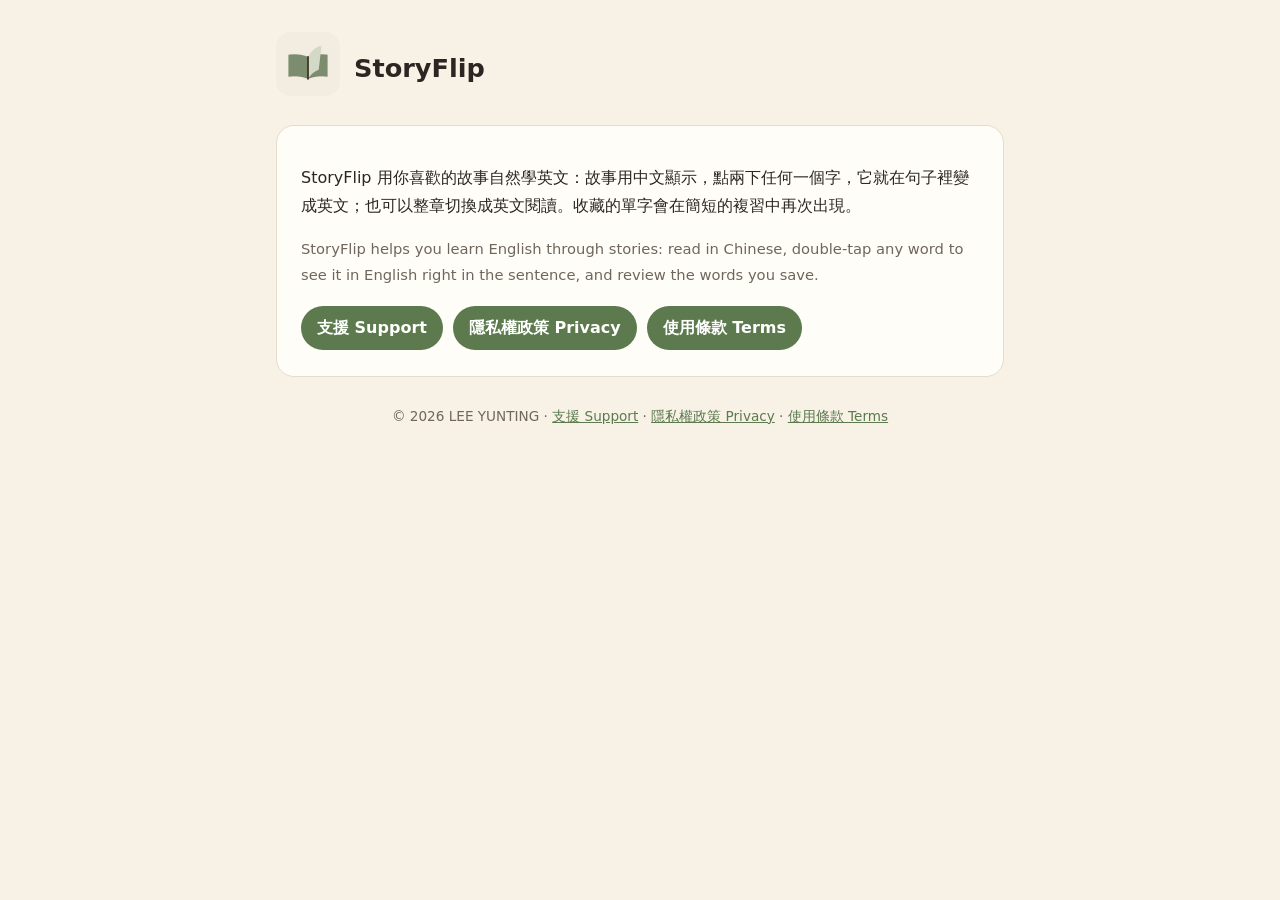
<file: index.html>
<!doctype html>
<html lang="zh-Hant">
<head>
<meta charset="utf-8"><meta name="viewport" content="width=device-width,initial-scale=1">
<title>StoryFlip</title>
<link rel="stylesheet" href="/style.css">
<link rel="icon" href="/icon.png">
</head>
<body><div class="wrap">
<header><a href="/"><img src="/icon.png" alt=""></a><h1>StoryFlip</h1></header>
<div class="card"><p>StoryFlip 用你喜歡的故事自然學英文：故事用中文顯示，點兩下任何一個字，它就在句子裡變成英文；也可以整章切換成英文閱讀。收藏的單字會在簡短的複習中再次出現。</p><p class="muted">StoryFlip helps you learn English through stories: read in Chinese, double-tap any word to see it in English right in the sentence, and review the words you save.</p><nav><a href="/support/">支援 Support</a><a href="/privacy/">隱私權政策 Privacy</a><a href="/terms/">使用條款 Terms</a></nav></div>
<footer>© 2026 LEE YUNTING · <a href="/support/">支援 Support</a> · <a href="/privacy/">隱私權政策 Privacy</a> · <a href="/terms/">使用條款 Terms</a></footer>
</div></body></html>
</file>
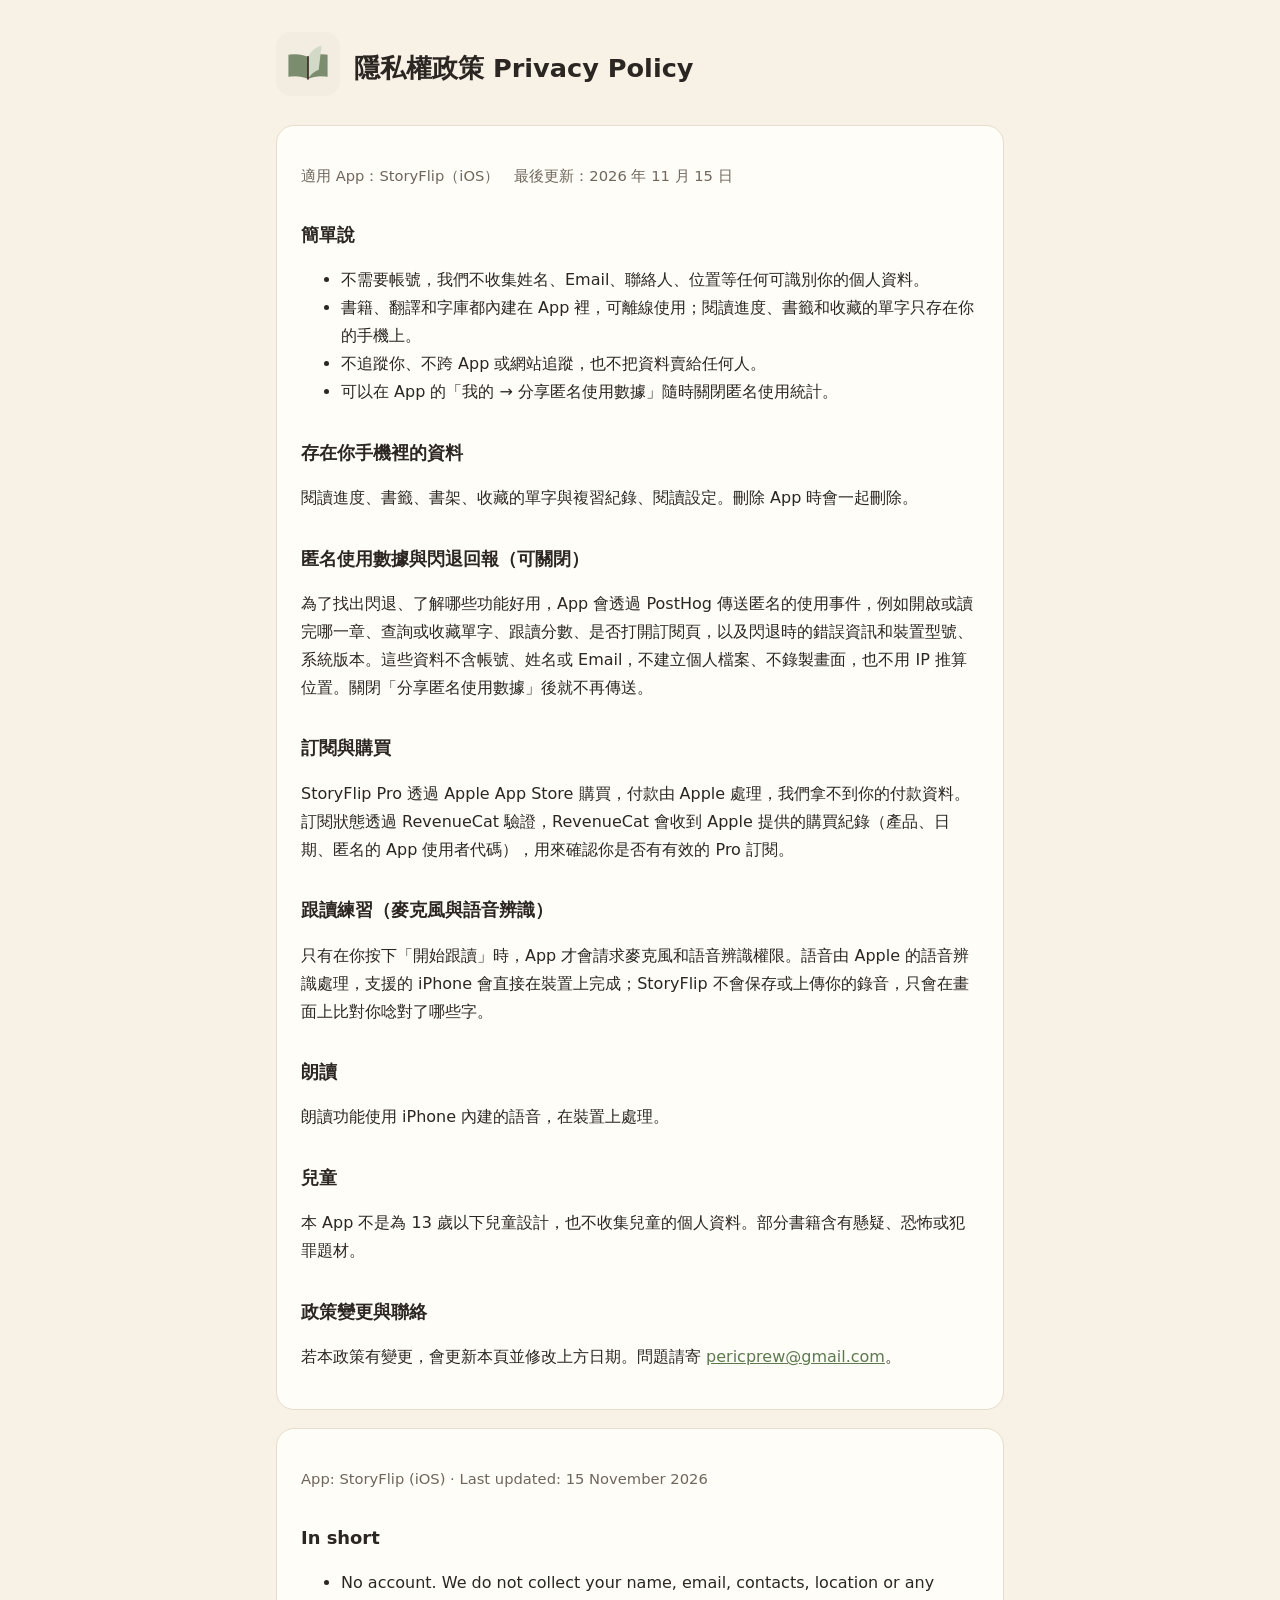
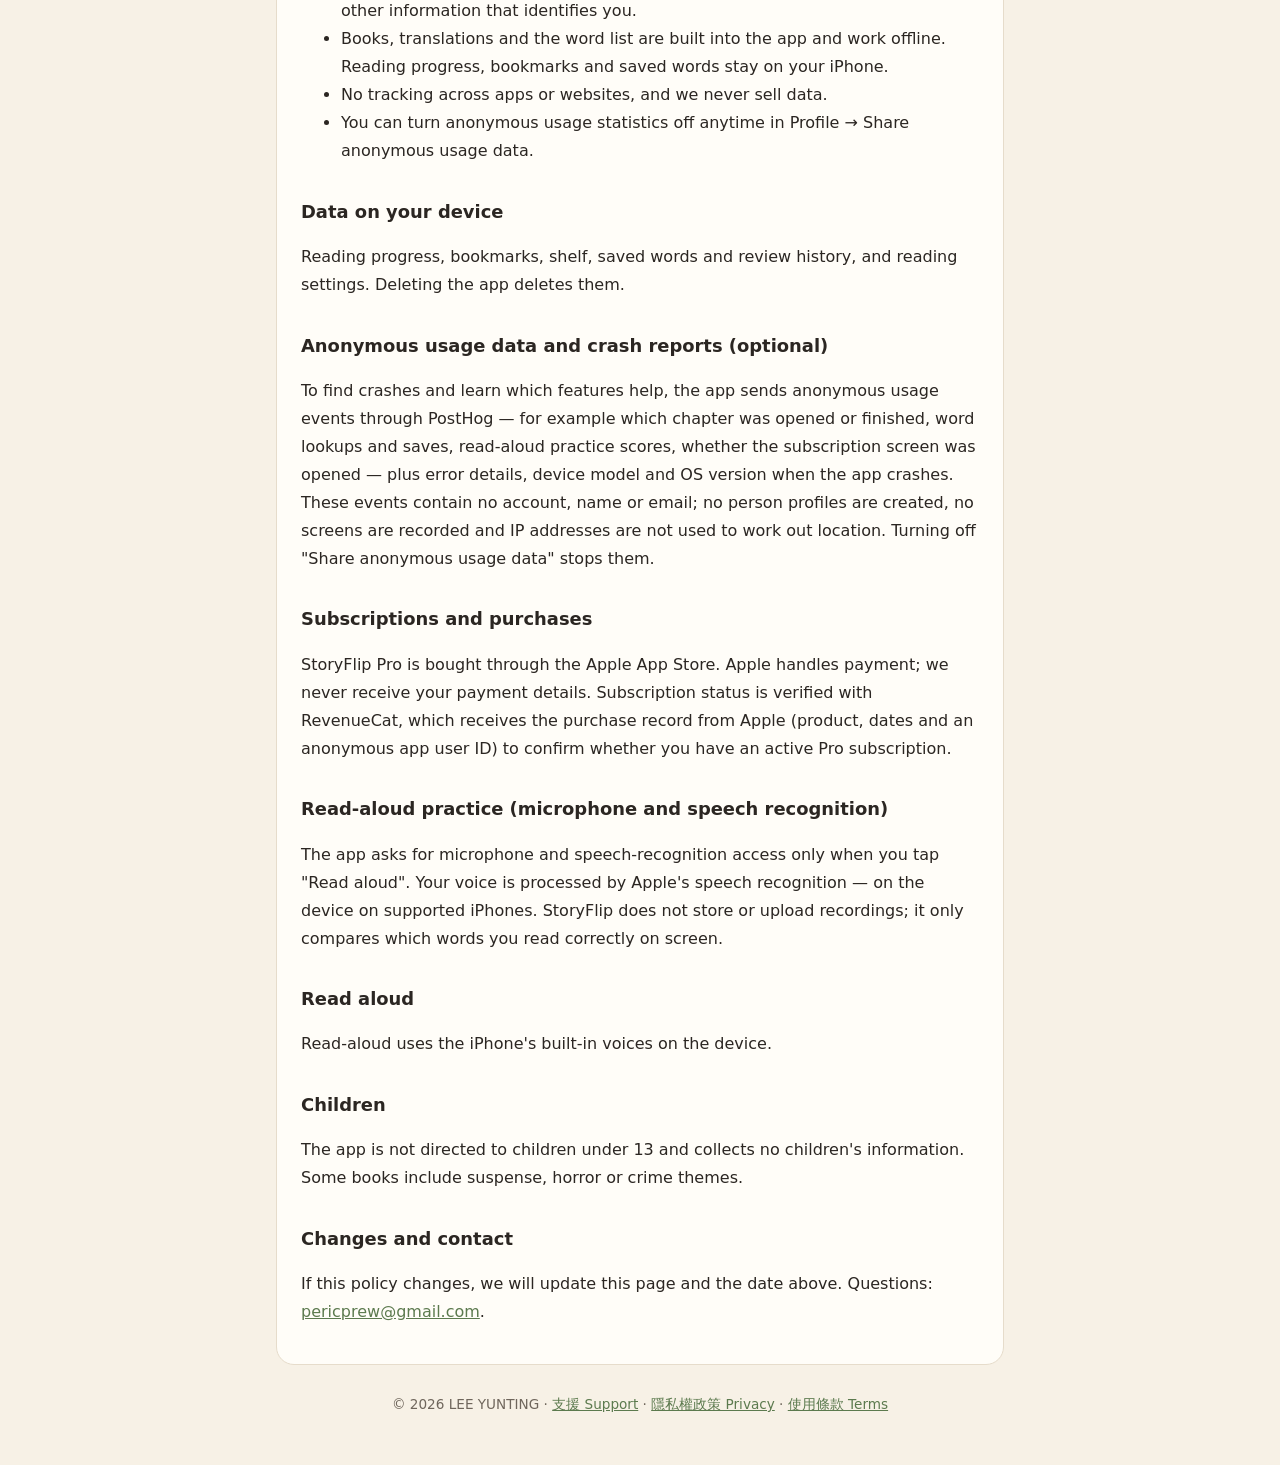
<file: privacy/index.html>
<!doctype html>
<html lang="zh-Hant">
<head>
<meta charset="utf-8"><meta name="viewport" content="width=device-width,initial-scale=1">
<title>隱私權政策 Privacy Policy — StoryFlip</title>
<link rel="stylesheet" href="/style.css">
<link rel="icon" href="/icon.png">
</head>
<body><div class="wrap">
<header><a href="/"><img src="/icon.png" alt=""></a><h1>隱私權政策 Privacy Policy</h1></header>
<div class="card" lang="zh-Hant"><p class="muted">適用 App：StoryFlip（iOS）　最後更新：2026 年 11 月 15 日</p>
<h2>簡單說</h2>
<ul><li>不需要帳號，我們不收集姓名、Email、聯絡人、位置等任何可識別你的個人資料。</li>
<li>書籍、翻譯和字庫都內建在 App 裡，可離線使用；閱讀進度、書籤和收藏的單字只存在你的手機上。</li>
<li>不追蹤你、不跨 App 或網站追蹤，也不把資料賣給任何人。</li>
<li>可以在 App 的「我的 → 分享匿名使用數據」隨時關閉匿名使用統計。</li></ul>
<h2>存在你手機裡的資料</h2><p>閱讀進度、書籤、書架、收藏的單字與複習紀錄、閱讀設定。刪除 App 時會一起刪除。</p>
<h2>匿名使用數據與閃退回報（可關閉）</h2><p>為了找出閃退、了解哪些功能好用，App 會透過 PostHog 傳送匿名的使用事件，例如開啟或讀完哪一章、查詢或收藏單字、跟讀分數、是否打開訂閱頁，以及閃退時的錯誤資訊和裝置型號、系統版本。這些資料不含帳號、姓名或 Email，不建立個人檔案、不錄製畫面，也不用 IP 推算位置。關閉「分享匿名使用數據」後就不再傳送。</p>
<h2>訂閱與購買</h2><p>StoryFlip Pro 透過 Apple App Store 購買，付款由 Apple 處理，我們拿不到你的付款資料。訂閱狀態透過 RevenueCat 驗證，RevenueCat 會收到 Apple 提供的購買紀錄（產品、日期、匿名的 App 使用者代碼），用來確認你是否有有效的 Pro 訂閱。</p>
<h2>跟讀練習（麥克風與語音辨識）</h2><p>只有在你按下「開始跟讀」時，App 才會請求麥克風和語音辨識權限。語音由 Apple 的語音辨識處理，支援的 iPhone 會直接在裝置上完成；StoryFlip 不會保存或上傳你的錄音，只會在畫面上比對你唸對了哪些字。</p>
<h2>朗讀</h2><p>朗讀功能使用 iPhone 內建的語音，在裝置上處理。</p>
<h2>兒童</h2><p>本 App 不是為 13 歲以下兒童設計，也不收集兒童的個人資料。部分書籍含有懸疑、恐怖或犯罪題材。</p>
<h2>政策變更與聯絡</h2><p>若本政策有變更，會更新本頁並修改上方日期。問題請寄 <a href="mailto:pericprew@gmail.com">pericprew@gmail.com</a>。</p></div><div class="card" lang="en"><p class="muted">App: StoryFlip (iOS) · Last updated: 15 November 2026</p>
<h2>In short</h2>
<ul><li>No account. We do not collect your name, email, contacts, location or any other information that identifies you.</li>
<li>Books, translations and the word list are built into the app and work offline. Reading progress, bookmarks and saved words stay on your iPhone.</li>
<li>No tracking across apps or websites, and we never sell data.</li>
<li>You can turn anonymous usage statistics off anytime in Profile → Share anonymous usage data.</li></ul>
<h2>Data on your device</h2><p>Reading progress, bookmarks, shelf, saved words and review history, and reading settings. Deleting the app deletes them.</p>
<h2>Anonymous usage data and crash reports (optional)</h2><p>To find crashes and learn which features help, the app sends anonymous usage events through PostHog — for example which chapter was opened or finished, word lookups and saves, read-aloud practice scores, whether the subscription screen was opened — plus error details, device model and OS version when the app crashes. These events contain no account, name or email; no person profiles are created, no screens are recorded and IP addresses are not used to work out location. Turning off "Share anonymous usage data" stops them.</p>
<h2>Subscriptions and purchases</h2><p>StoryFlip Pro is bought through the Apple App Store. Apple handles payment; we never receive your payment details. Subscription status is verified with RevenueCat, which receives the purchase record from Apple (product, dates and an anonymous app user ID) to confirm whether you have an active Pro subscription.</p>
<h2>Read-aloud practice (microphone and speech recognition)</h2><p>The app asks for microphone and speech-recognition access only when you tap "Read aloud". Your voice is processed by Apple's speech recognition — on the device on supported iPhones. StoryFlip does not store or upload recordings; it only compares which words you read correctly on screen.</p>
<h2>Read aloud</h2><p>Read-aloud uses the iPhone's built-in voices on the device.</p>
<h2>Children</h2><p>The app is not directed to children under 13 and collects no children's information. Some books include suspense, horror or crime themes.</p>
<h2>Changes and contact</h2><p>If this policy changes, we will update this page and the date above. Questions: <a href="mailto:pericprew@gmail.com">pericprew@gmail.com</a>.</p></div>
<footer>© 2026 LEE YUNTING · <a href="/support/">支援 Support</a> · <a href="/privacy/">隱私權政策 Privacy</a> · <a href="/terms/">使用條款 Terms</a></footer>
</div></body></html>
</file>
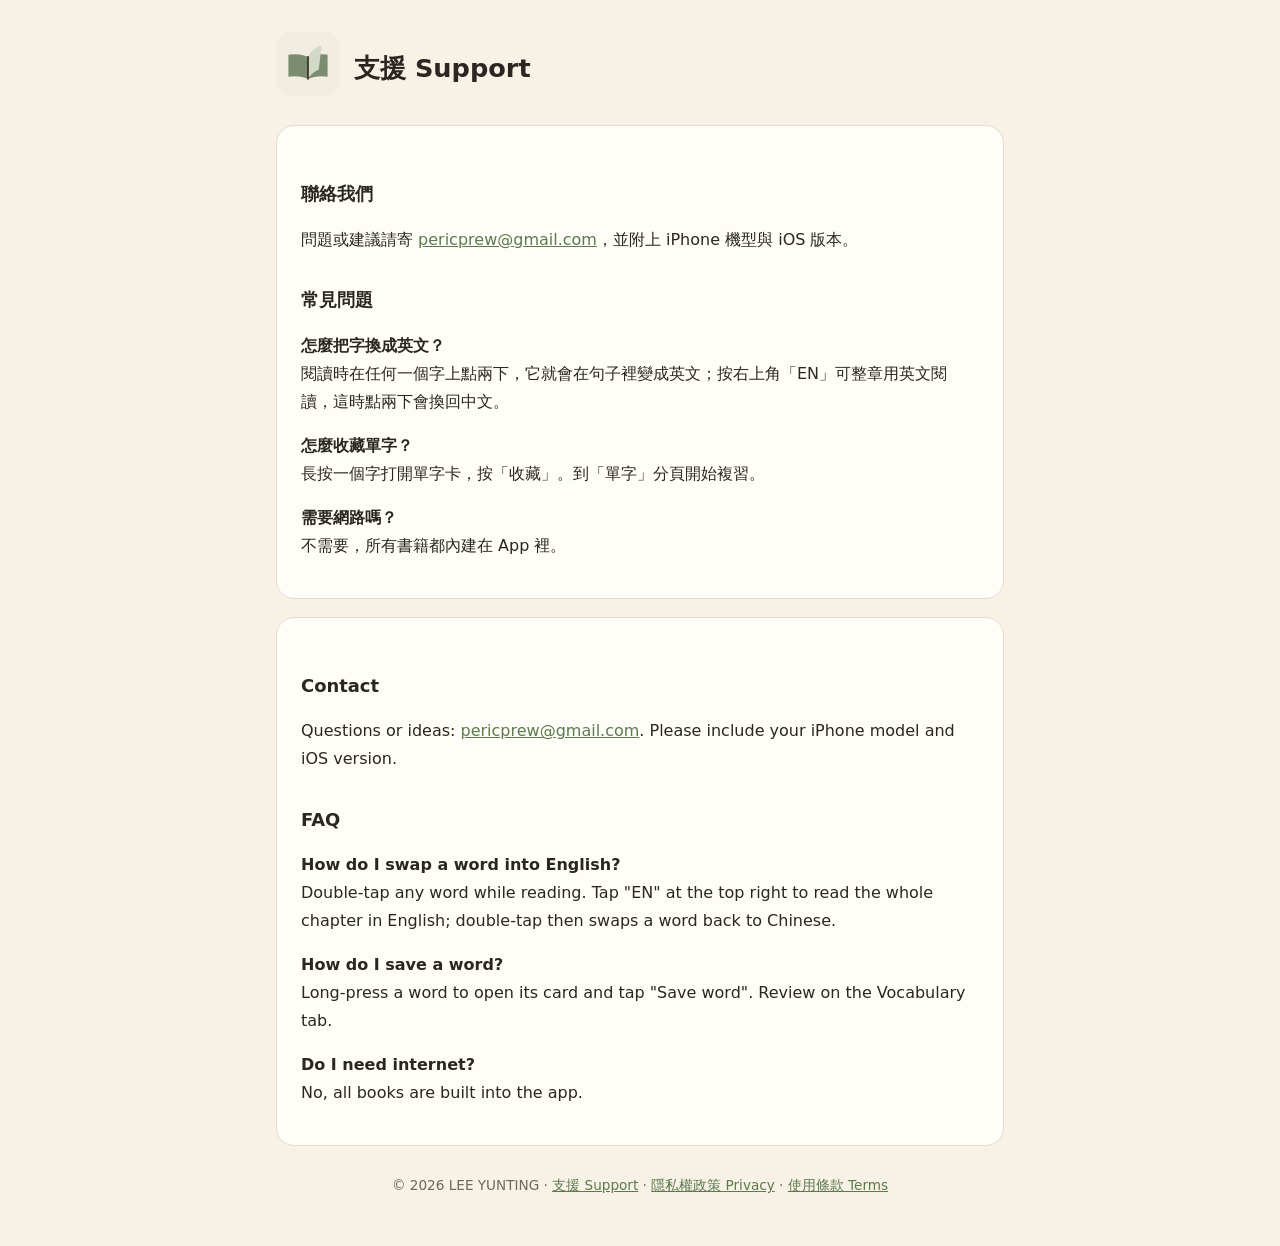
<file: support/index.html>
<!doctype html>
<html lang="zh-Hant">
<head>
<meta charset="utf-8"><meta name="viewport" content="width=device-width,initial-scale=1">
<title>支援 Support — StoryFlip</title>
<link rel="stylesheet" href="/style.css">
<link rel="icon" href="/icon.png">
</head>
<body><div class="wrap">
<header><a href="/"><img src="/icon.png" alt=""></a><h1>支援 Support</h1></header>
<div class="card" lang="zh-Hant"><h2>聯絡我們</h2><p>問題或建議請寄 <a href="mailto:pericprew@gmail.com">pericprew@gmail.com</a>，並附上 iPhone 機型與 iOS 版本。</p>
<h2>常見問題</h2>
<p><strong>怎麼把字換成英文？</strong><br>閱讀時在任何一個字上點兩下，它就會在句子裡變成英文；按右上角「EN」可整章用英文閱讀，這時點兩下會換回中文。</p>
<p><strong>怎麼收藏單字？</strong><br>長按一個字打開單字卡，按「收藏」。到「單字」分頁開始複習。</p>
<p><strong>需要網路嗎？</strong><br>不需要，所有書籍都內建在 App 裡。</p></div><div class="card" lang="en"><h2>Contact</h2><p>Questions or ideas: <a href="mailto:pericprew@gmail.com">pericprew@gmail.com</a>. Please include your iPhone model and iOS version.</p>
<h2>FAQ</h2>
<p><strong>How do I swap a word into English?</strong><br>Double-tap any word while reading. Tap "EN" at the top right to read the whole chapter in English; double-tap then swaps a word back to Chinese.</p>
<p><strong>How do I save a word?</strong><br>Long-press a word to open its card and tap "Save word". Review on the Vocabulary tab.</p>
<p><strong>Do I need internet?</strong><br>No, all books are built into the app.</p></div>
<footer>© 2026 LEE YUNTING · <a href="/support/">支援 Support</a> · <a href="/privacy/">隱私權政策 Privacy</a> · <a href="/terms/">使用條款 Terms</a></footer>
</div></body></html>
</file>
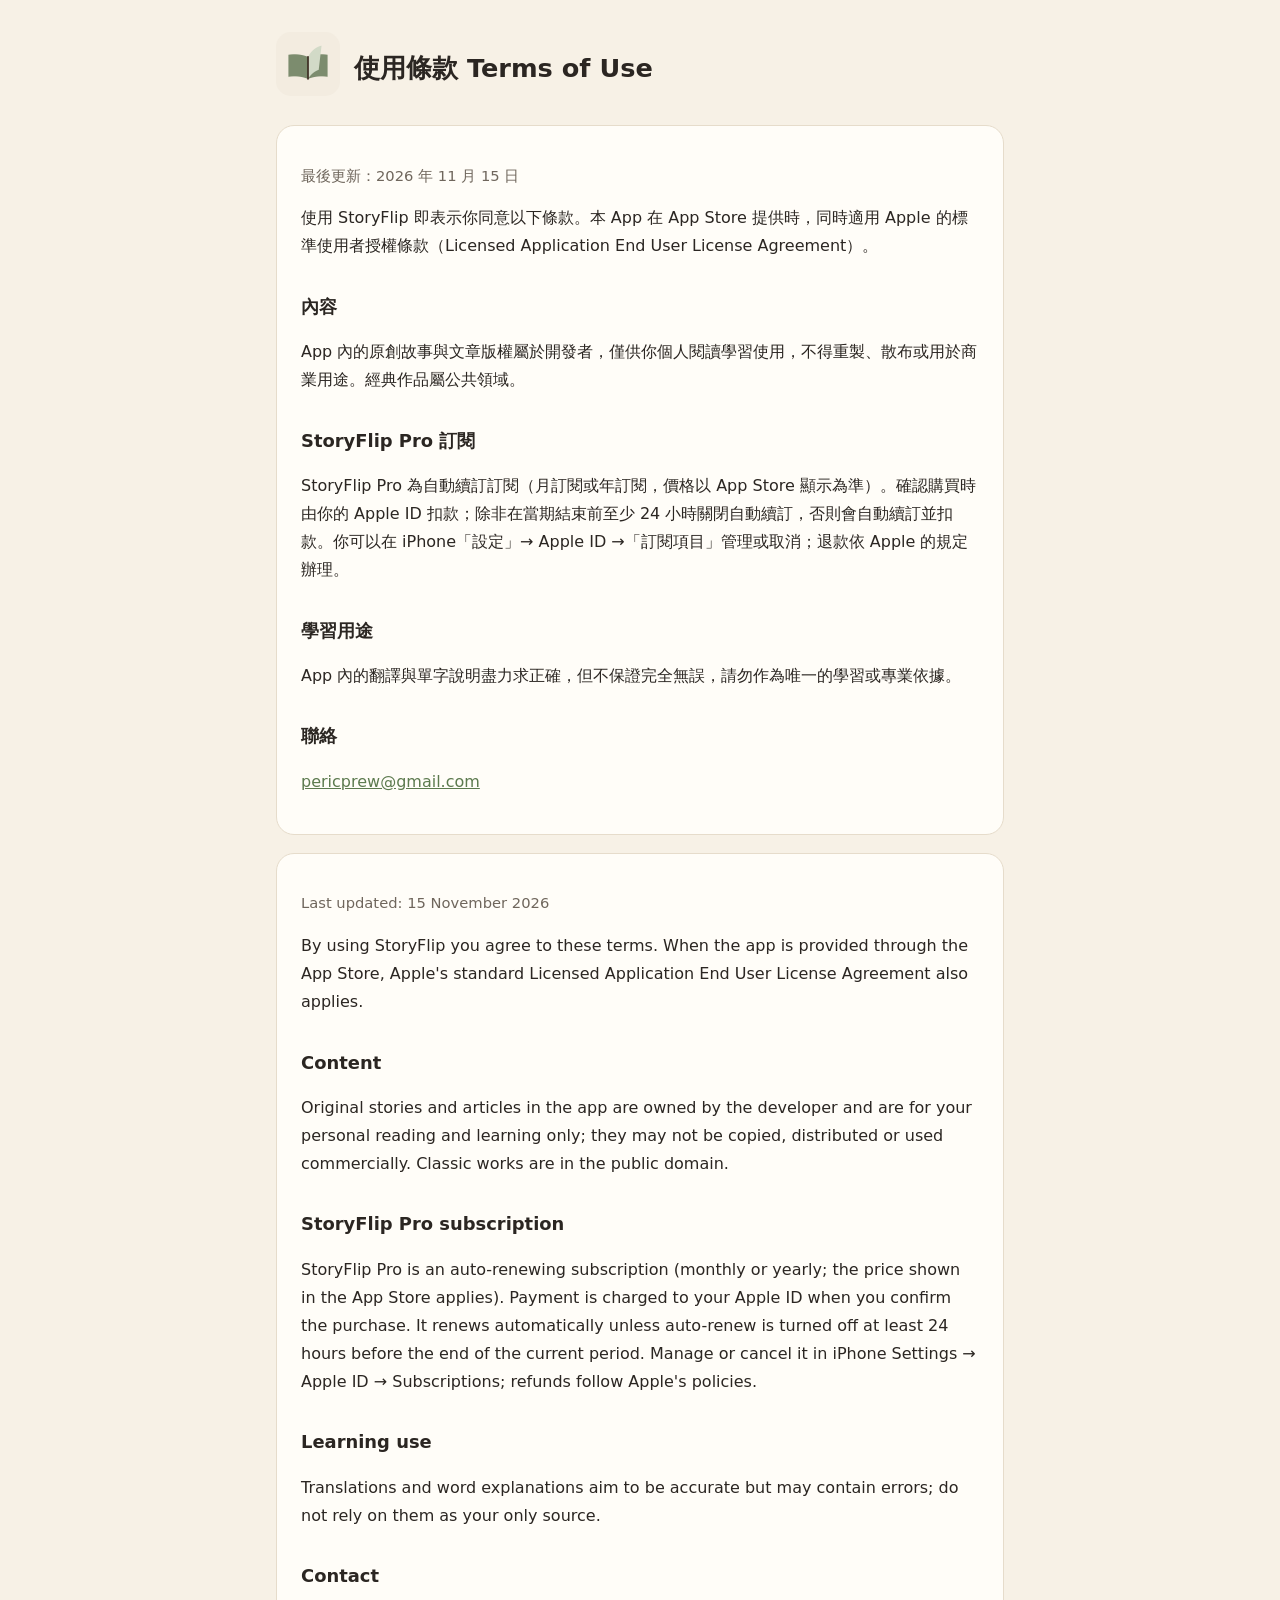
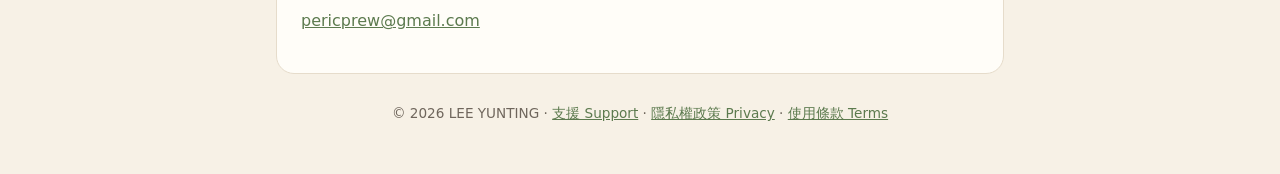
<file: terms/index.html>
<!doctype html>
<html lang="zh-Hant">
<head>
<meta charset="utf-8"><meta name="viewport" content="width=device-width,initial-scale=1">
<title>使用條款 Terms of Use — StoryFlip</title>
<link rel="stylesheet" href="/style.css">
<link rel="icon" href="/icon.png">
</head>
<body><div class="wrap">
<header><a href="/"><img src="/icon.png" alt=""></a><h1>使用條款 Terms of Use</h1></header>
<div class="card" lang="zh-Hant"><p class="muted">最後更新：2026 年 11 月 15 日</p>
<p>使用 StoryFlip 即表示你同意以下條款。本 App 在 App Store 提供時，同時適用 Apple 的標準使用者授權條款（Licensed Application End User License Agreement）。</p>
<h2>內容</h2><p>App 內的原創故事與文章版權屬於開發者，僅供你個人閱讀學習使用，不得重製、散布或用於商業用途。經典作品屬公共領域。</p>
<h2>StoryFlip Pro 訂閱</h2><p>StoryFlip Pro 為自動續訂訂閱（月訂閱或年訂閱，價格以 App Store 顯示為準）。確認購買時由你的 Apple ID 扣款；除非在當期結束前至少 24 小時關閉自動續訂，否則會自動續訂並扣款。你可以在 iPhone「設定」→ Apple ID →「訂閱項目」管理或取消；退款依 Apple 的規定辦理。</p>
<h2>學習用途</h2><p>App 內的翻譯與單字說明盡力求正確，但不保證完全無誤，請勿作為唯一的學習或專業依據。</p>
<h2>聯絡</h2><p><a href="mailto:pericprew@gmail.com">pericprew@gmail.com</a></p></div><div class="card" lang="en"><p class="muted">Last updated: 15 November 2026</p>
<p>By using StoryFlip you agree to these terms. When the app is provided through the App Store, Apple's standard Licensed Application End User License Agreement also applies.</p>
<h2>Content</h2><p>Original stories and articles in the app are owned by the developer and are for your personal reading and learning only; they may not be copied, distributed or used commercially. Classic works are in the public domain.</p>
<h2>StoryFlip Pro subscription</h2><p>StoryFlip Pro is an auto-renewing subscription (monthly or yearly; the price shown in the App Store applies). Payment is charged to your Apple ID when you confirm the purchase. It renews automatically unless auto-renew is turned off at least 24 hours before the end of the current period. Manage or cancel it in iPhone Settings → Apple ID → Subscriptions; refunds follow Apple's policies.</p>
<h2>Learning use</h2><p>Translations and word explanations aim to be accurate but may contain errors; do not rely on them as your only source.</p>
<h2>Contact</h2><p><a href="mailto:pericprew@gmail.com">pericprew@gmail.com</a></p></div>
<footer>© 2026 LEE YUNTING · <a href="/support/">支援 Support</a> · <a href="/privacy/">隱私權政策 Privacy</a> · <a href="/terms/">使用條款 Terms</a></footer>
</div></body></html>
</file>
<file: style.css>
:root{--bg:#F7F1E6;--card:#FFFDF8;--ink:#2B2622;--soft:#6F665C;--line:#E6DCCB;--accent:#5C7A4E;--onaccent:#FFFFFF}
*{box-sizing:border-box}
body{margin:0;background:var(--bg);color:var(--ink);font-family:system-ui,-apple-system,"PingFang TC","Noto Sans TC","Microsoft JhengHei",sans-serif;line-height:1.75}
.wrap{max-width:760px;margin:0 auto;padding:32px 16px 48px}
header{display:flex;align-items:center;gap:14px;margin-bottom:20px}
header img{width:64px;height:64px;border-radius:15px}
header a{color:inherit;text-decoration:none}
h1{font-size:1.6rem;margin:0}
h2{font-size:1.12rem;margin:1.7em 0 .4em}
.card{background:var(--card);border:1px solid var(--line);border-radius:18px;padding:22px 24px;margin-bottom:18px}
.muted{color:var(--soft);font-size:.92rem}
a{color:var(--accent)}
nav{display:flex;gap:10px;flex-wrap:wrap;margin:18px 0 4px}
nav a{background:var(--accent);color:var(--onaccent);font-weight:700;text-decoration:none;padding:8px 16px;border-radius:999px}
footer{margin-top:28px;color:var(--soft);font-size:.85rem;text-align:center}
</file>
